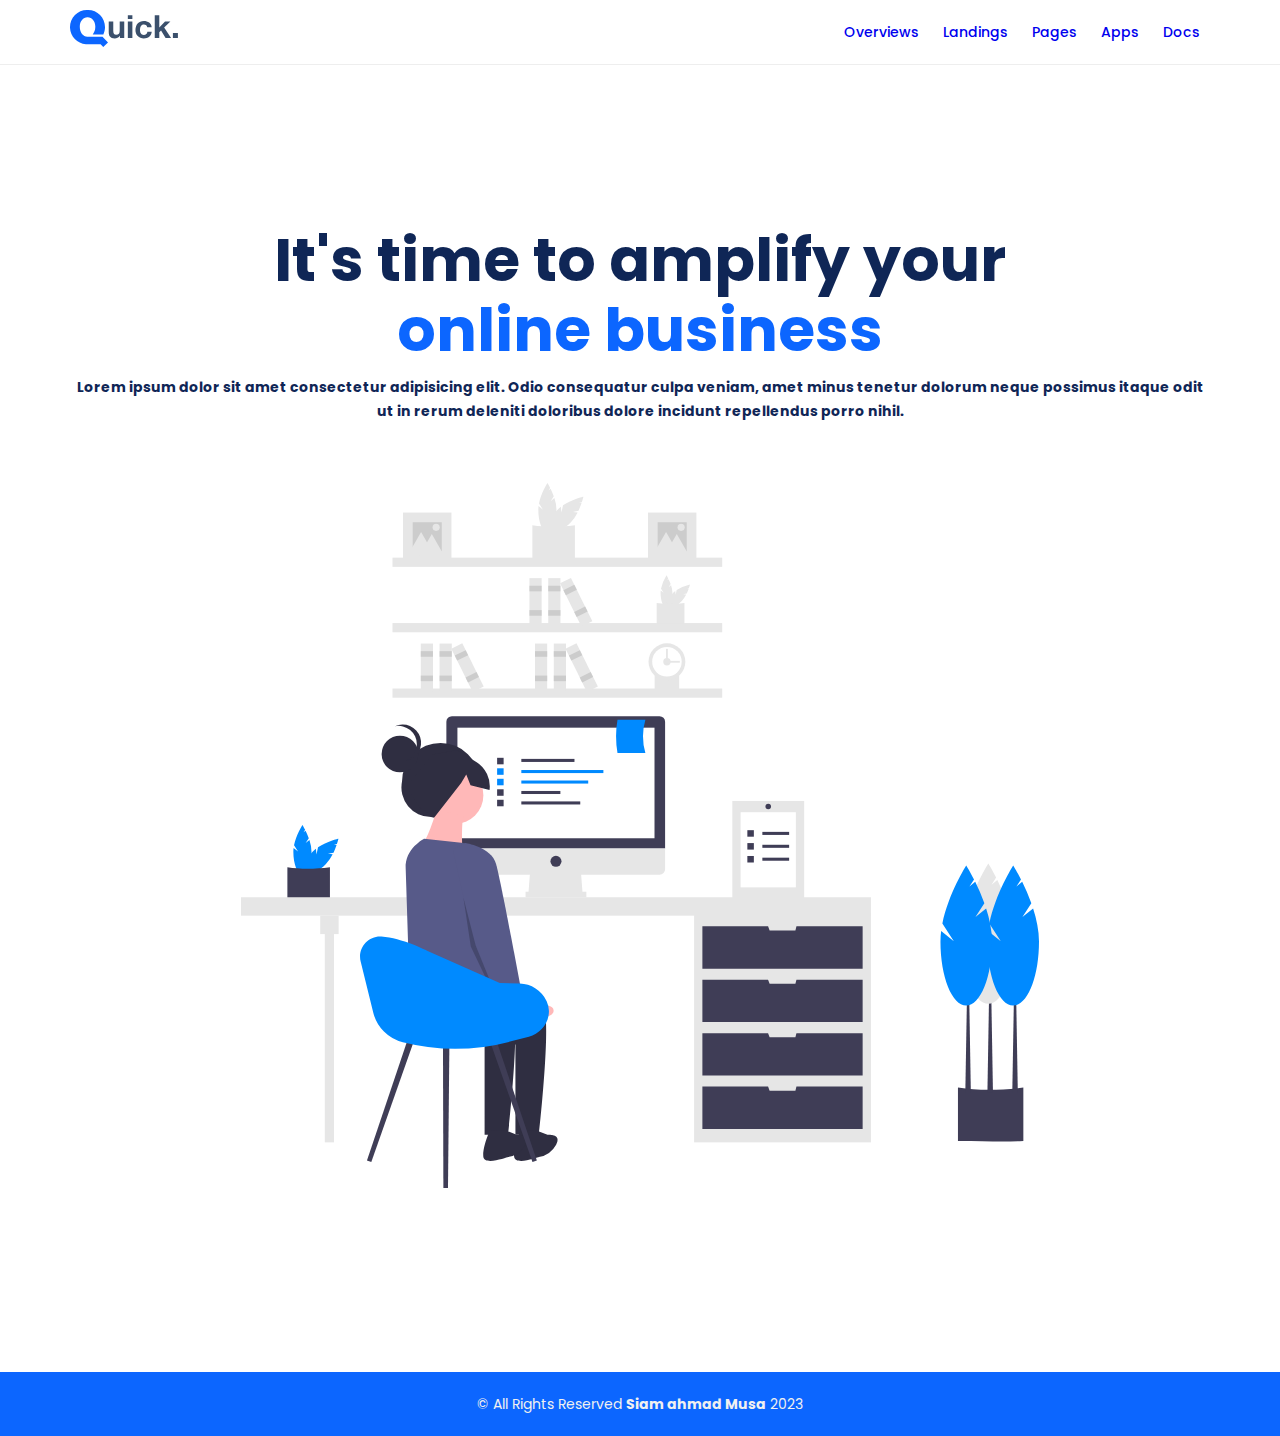
<file: index.html>
<!DOCTYPE html>
<html lang="en">
<head>

    <meta charset="UTF-8">
    <meta http-equiv="X-UA-Compatible" content="IE=edge">
    <meta name="viewport" content="width=device-width, initial-scale=1.0">

    <title>Quick Project | Home</title> 

     <!--assignment-06-->

     <!-- css linking here -->
    <link rel="stylesheet" href="css/style.css">

    <!-- google font linkup here -->
    <link href="https://fonts.googleapis.com/css2?family=Poppins:wght@100;200;300;400;500;600;700;800;900&display=swap" rel="stylesheet">

    <!-- resposive media query css linking here -->
    <link rel="stylesheet" href="css/responsive.css">

</head>
<body>
    <!-- header start -->
    <header class="header">
        <div class="container">
        <div class="row">
        <div class="col-6"> 
            <a href="index.html" class="logo">
                <img src="images/dark.svg" alt=""></a>

        </div>
        <div class="col-6">
            <ul class="nav-menu">
                <li>
                <a href="index.html">Overviews</a>
                </li>
                <li>
                <a href="landings.html">Landings</a>
                </li>
                <li>
                <a href="Pages.html">Pages</a>
                </li>
                <li>
                <a href="apps.html">Apps</a>
                </li>
                <li>
                <a href="docs.html">Docs</a>
                </li>
                </ul>
        </div>
        </div>
        </div>
        </header>
        <!-- header end -->


        <!-- banner start -->
        <section class="banner">
    <div class="container">
        <div class="row">
            <div class="col-12">
<div class="banner"> 
                <h1>It's time to amplify your<br> <span>online business</span> <h1>
                <p>Lorem ipsum dolor sit amet consectetur adipisicing elit. Odio consequatur culpa veniam, amet minus tenetur dolorum neque possimus itaque odit ut in rerum deleniti doloribus dolore incidunt repellendus porro nihil.</p>
            <img src="images/illustration-1.svg" alt="" class="banner-img">
        </div>
        </div>
        </div>
        </div>
    </div>
</section>
 <!--banner end -->


    <!-- footer start -->
    <footer class="footer">
    <div class="container">
    <div class="row">
    <div class="col-12">
    <p>&copy; All Rights Reserved <strong>Siam ahmad Musa</strong> 2023</p> </div>
    </div>
    </div>
    </footer>
    <!-- footer end -->

</body>
</html>
</file>
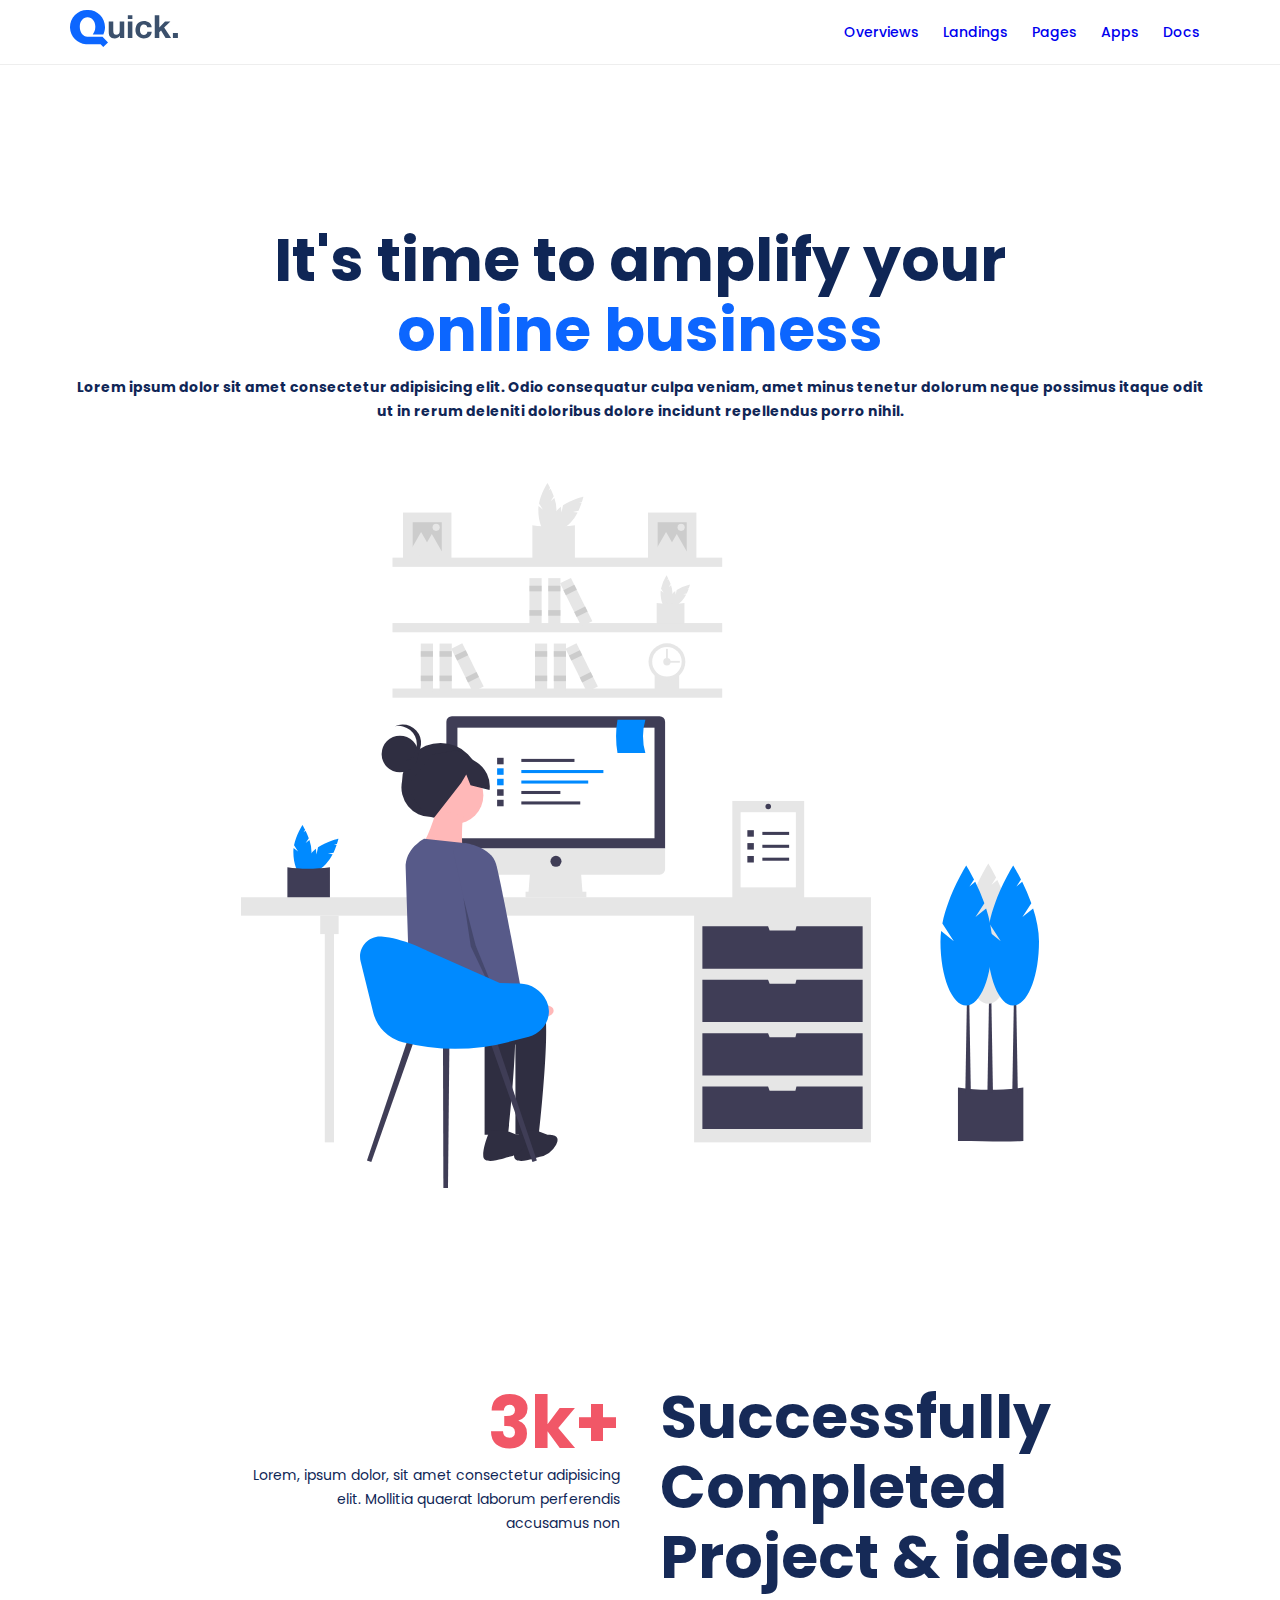
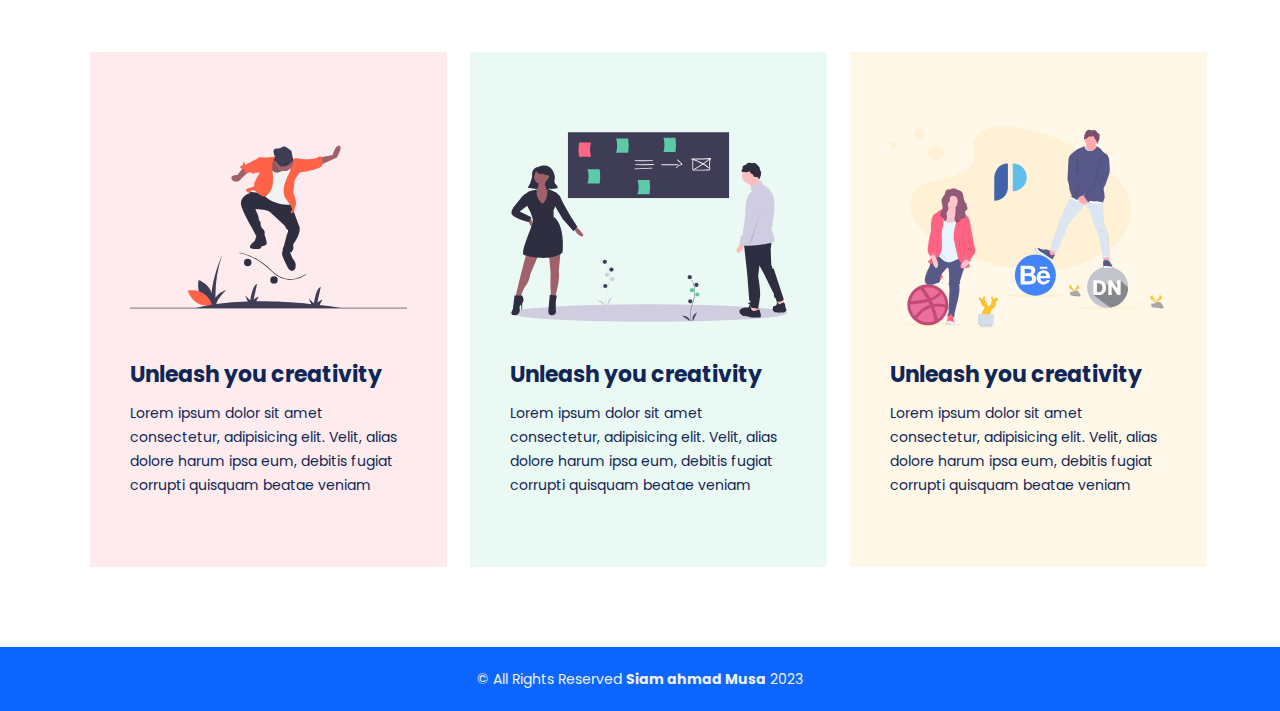
<file: apps.html>
<!DOCTYPE html>
<html lang="en">
<head>
    <meta charset="UTF-8">
    <meta http-equiv="X-UA-Compatible" content="IE=edge">
    <meta name="viewport" content="width=device-width, initial-scale=1.0">
    <title>Quick Project | Home</title> <!--assignment-04-->
    <link rel="stylesheet" href="css/style.css">
    <link href="https://fonts.googleapis.com/css2?family=Poppins:wght@100;200;300;400;500;600;700;800;900&display=swap" rel="stylesheet">
    <!-- resposive media query css linking here -->
    <link rel="stylesheet" href="css/responsive.css">
</head>
<body>
    <!-- header start -->
    <header class="header">
        <div class="container">
        <div class="row">
        <div class="col-6"> 
            <a href="index.html" class="logo">
                <img src="images/dark.svg" alt="">
            </a>
            
        </div>
        <div class="col-6">
            <ul class="nav-menu">
                <li>
                <a href="index.html">Overviews</a>
                </li>
                <li>
                <a href="landings.html">Landings</a>
                </li>
                <li>
                <a href="Pages.html">Pages</a>
                </li>
                <li>
                <a href="apps.html">Apps</a>
                </li>
                <li>
                <a href="docs.html">Docs</a>
                </li>
                </ul>
        </div>
        </div>
        </div>
        </header>
        <!-- header end -->
<!-- banner start -->
<section class="banner">
    <div class="container">
        <div class="row">
            <div class="col-12">
<div class="banner"> 
                <h1>It's time to amplify your<br> <span>online business</span> <h1>
                <p>Lorem ipsum dolor sit amet consectetur adipisicing elit. Odio consequatur culpa veniam, amet minus tenetur dolorum neque possimus itaque odit ut in rerum deleniti doloribus dolore incidunt repellendus porro nihil.</p>
            <img src="images/illustration-1.svg" alt="" class="banner-img">
        </div>
        </div>
        </div>
        </div>
    </div>
</section>
 <!--banner end -->

<!-- Successfully section Start-->
<section class="successfully">
<div class="container">
    <div class="row">
        <div class="col-6">
        <div class="left-text">
            <h1>3k+</h1>
            <p>Lorem, ipsum dolor, sit amet consectetur adipisicing <br> elit. Mollitia quaerat laborum perferendis <br> accusamus non </p>
        </div>
       
        </div>
        <div class="col-6">
        <div class="right-text">
        <h1>Successfully <br> Completed <br> Project & ideas</h1>
        </div>
        </div>
    </div>
</div>
</section>
<!-- Successfully section end-->

<!-- feature section start-->
<section class="feature">
    <div class="container">
        <div class="row">
            <div class="col-4">
            <div class="inner-feature bg1">
                <img src="images/illustration-5.svg" alt="">
                <h4>Unleash you creativity</h4>
                <p>Lorem ipsum dolor sit amet consectetur, adipisicing elit. Velit, alias dolore harum ipsa eum, debitis fugiat corrupti quisquam beatae veniam </p>
            </div>
            </div>
            <div class="col-4">
                <div class="inner-feature bg2">
                    <img src="images/illustration-6.svg" alt="">
                    <h4>Unleash you creativity</h4>
                    <p>Lorem ipsum dolor sit amet consectetur, adipisicing elit. Velit, alias dolore harum ipsa eum, debitis fugiat corrupti quisquam beatae veniam </p>
                </div>
            </div>
            <div class="col-4">
                <div class="inner-feature bg3">
                    <img src="images/illustration-7.svg" alt="">
                    <h4>Unleash you creativity</h4>
                    <p>Lorem ipsum dolor sit amet consectetur, adipisicing elit. Velit, alias dolore harum ipsa eum, debitis fugiat corrupti quisquam beatae veniam </p>
                </div>
            </div>
        </div>
    </div>
</section>
<!-- feature section end-->

<!-- footer start -->
<footer class="footer">
    <div class="container">
    <div class="row">
    <div class="col-12">
    <p>&copy; All Rights Reserved <strong>Siam ahmad Musa</strong> 2023</p> </div>
    </div>
    </div>
    </footer>
    <!-- footer end -->






</body>
</html>
</file>
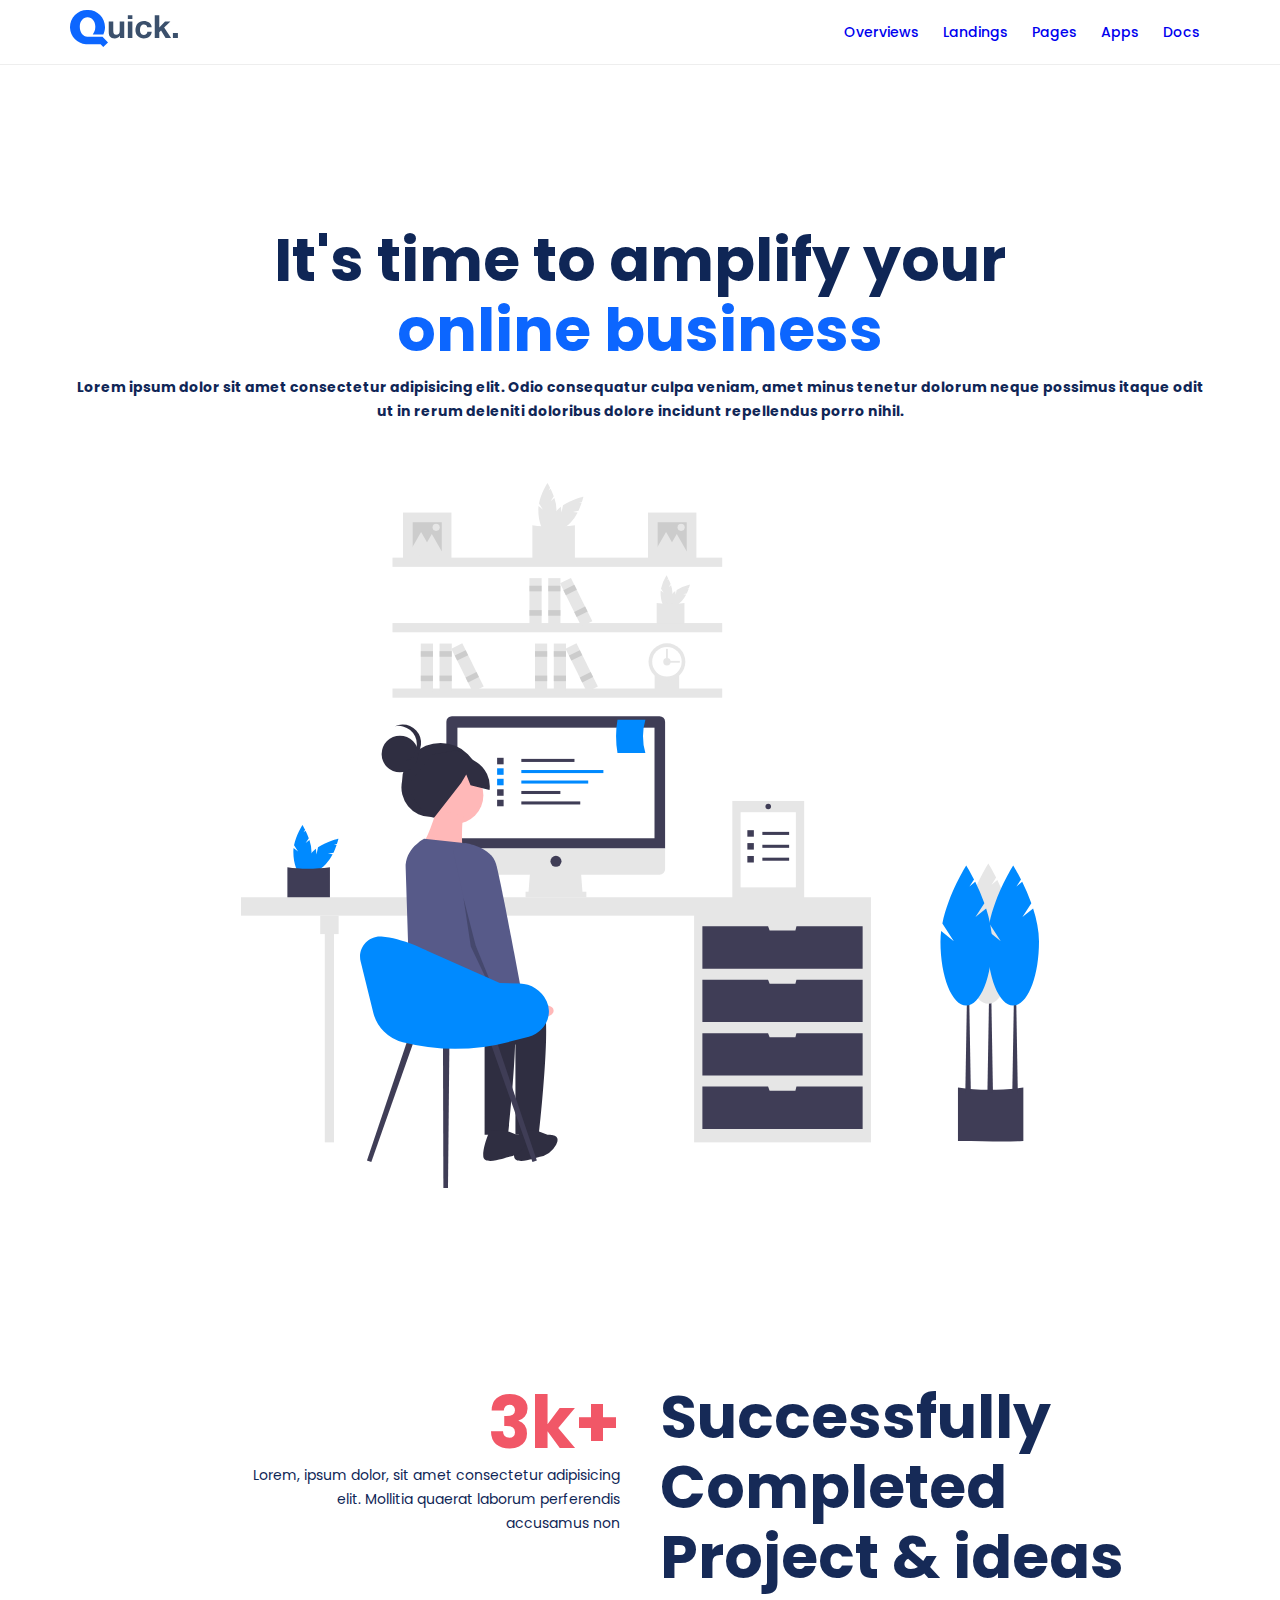
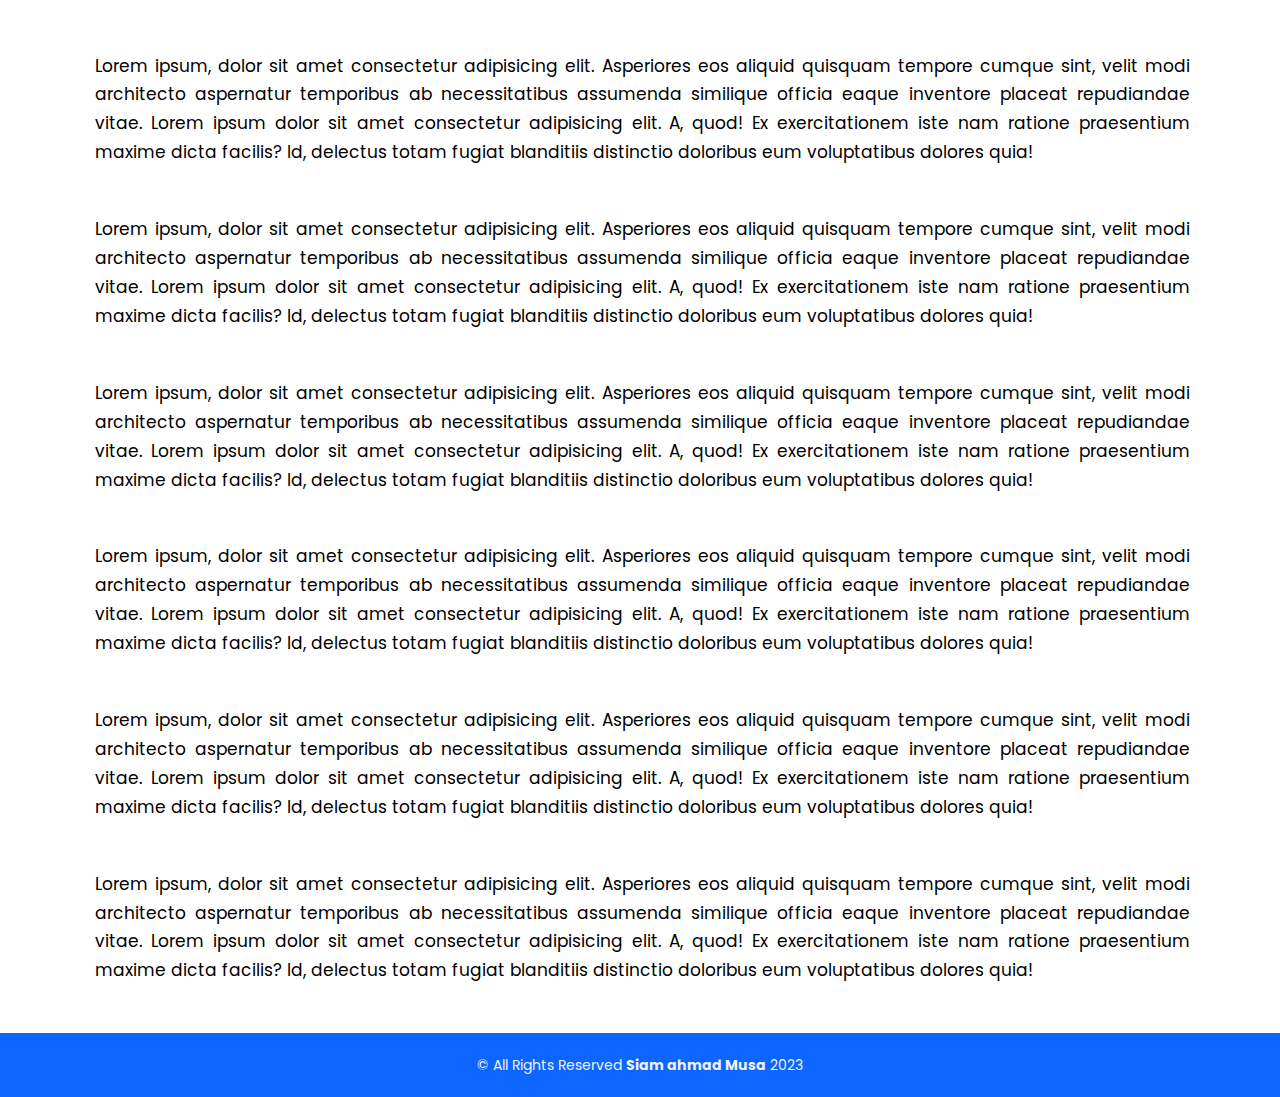
<file: docs.html>
<!DOCTYPE html>
<html lang="en">
<head>
    <meta charset="UTF-8">
    <meta http-equiv="X-UA-Compatible" content="IE=edge">
    <meta name="viewport" content="width=device-width, initial-scale=1.0">
    <title>Quick Project | Home</title> <!--assignment-04-->
    <link rel="stylesheet" href="css/style.css">
    <link href="https://fonts.googleapis.com/css2?family=Poppins:wght@100;200;300;400;500;600;700;800;900&display=swap" rel="stylesheet">
    <!-- resposive media query css linking here -->
    <link rel="stylesheet" href="css/responsive.css">
</head>
<body>
    <!-- header start -->
    <header class="header">
        <div class="container">
        <div class="row">
        <div class="col-6"> 
            <a href="index.html" class="logo">
                <img src="images/dark.svg" alt="">
            </a>
            
        </div>
        <div class="col-6">
            <ul class="nav-menu">
                <li>
                <a href="index.html">Overviews</a>
                </li>
                <li>
                <a href="landings.html">Landings</a>
                </li>
                <li>
                <a href="Pages.html">Pages</a>
                </li>
                <li>
                <a href="apps.html">Apps</a>
                </li>
                <li>
                <a href="docs.html">Docs</a>
                </li>
                </ul>
        </div>
        </div>
        </div>
        </header>
        <!-- header end -->
<!-- banner start -->
<section class="banner">
    <div class="container">
        <div class="row">
            <div class="col-12">
<div class="banner"> 
                <h1>It's time to amplify your<br> <span>online business</span> <h1>
                <p>Lorem ipsum dolor sit amet consectetur adipisicing elit. Odio consequatur culpa veniam, amet minus tenetur dolorum neque possimus itaque odit ut in rerum deleniti doloribus dolore incidunt repellendus porro nihil.</p>
            <img src="images/illustration-1.svg" alt="" class="banner-img">
        </div>
        </div>
        </div>
        </div>
    </div>
</section>
 <!--banner end -->

<!-- Successfully section Start-->
<section class="successfully">
<div class="container">
    <div class="row">
        <div class="col-6">
        <div class="left-text">
            <h1>3k+</h1>
            <p>Lorem, ipsum dolor, sit amet consectetur adipisicing <br> elit. Mollitia quaerat laborum perferendis <br> accusamus non </p>
        </div>
       
        </div>
        <div class="col-6">
        <div class="right-text">
        <h1>Successfully <br> Completed <br> Project & ideas</h1>
        </div>
        </div>
    </div>
</div>
</section>
<!-- Successfully section end-->


<!-- fee text start -->
<section class="landing">
    <div class="container">
        <div class="col-12">
            <p>Lorem ipsum, dolor sit amet consectetur adipisicing elit. Asperiores eos aliquid quisquam tempore cumque sint, velit modi architecto aspernatur temporibus ab necessitatibus assumenda similique officia eaque inventore placeat repudiandae vitae. Lorem ipsum dolor sit amet consectetur adipisicing elit. A, quod! Ex exercitationem iste nam ratione praesentium maxime dicta facilis? Id, delectus totam fugiat blanditiis distinctio doloribus eum voluptatibus dolores quia!</p>&nbsp; <br> <br>
            <p>Lorem ipsum, dolor sit amet consectetur adipisicing elit. Asperiores eos aliquid quisquam tempore cumque sint, velit modi architecto aspernatur temporibus ab necessitatibus assumenda similique officia eaque inventore placeat repudiandae vitae. Lorem ipsum dolor sit amet consectetur adipisicing elit. A, quod! Ex exercitationem iste nam ratione praesentium maxime dicta facilis? Id, delectus totam fugiat blanditiis distinctio doloribus eum voluptatibus dolores quia!</p>&nbsp; <br> <br>
            <p>Lorem ipsum, dolor sit amet consectetur adipisicing elit. Asperiores eos aliquid quisquam tempore cumque sint, velit modi architecto aspernatur temporibus ab necessitatibus assumenda similique officia eaque inventore placeat repudiandae vitae. Lorem ipsum dolor sit amet consectetur adipisicing elit. A, quod! Ex exercitationem iste nam ratione praesentium maxime dicta facilis? Id, delectus totam fugiat blanditiis distinctio doloribus eum voluptatibus dolores quia!</p>&nbsp; <br> <br>
            <p>Lorem ipsum, dolor sit amet consectetur adipisicing elit. Asperiores eos aliquid quisquam tempore cumque sint, velit modi architecto aspernatur temporibus ab necessitatibus assumenda similique officia eaque inventore placeat repudiandae vitae. Lorem ipsum dolor sit amet consectetur adipisicing elit. A, quod! Ex exercitationem iste nam ratione praesentium maxime dicta facilis? Id, delectus totam fugiat blanditiis distinctio doloribus eum voluptatibus dolores quia!</p>&nbsp; <br> <br>
            <p>Lorem ipsum, dolor sit amet consectetur adipisicing elit. Asperiores eos aliquid quisquam tempore cumque sint, velit modi architecto aspernatur temporibus ab necessitatibus assumenda similique officia eaque inventore placeat repudiandae vitae. Lorem ipsum dolor sit amet consectetur adipisicing elit. A, quod! Ex exercitationem iste nam ratione praesentium maxime dicta facilis? Id, delectus totam fugiat blanditiis distinctio doloribus eum voluptatibus dolores quia!</p>&nbsp; <br> <br>
            <p>Lorem ipsum, dolor sit amet consectetur adipisicing elit. Asperiores eos aliquid quisquam tempore cumque sint, velit modi architecto aspernatur temporibus ab necessitatibus assumenda similique officia eaque inventore placeat repudiandae vitae. Lorem ipsum dolor sit amet consectetur adipisicing elit. A, quod! Ex exercitationem iste nam ratione praesentium maxime dicta facilis? Id, delectus totam fugiat blanditiis distinctio doloribus eum voluptatibus dolores quia!</p>&nbsp; <br> <br>
        </div>
    </div>
 </section>
<!-- fee text end -->


<!-- footer start -->
<footer class="footer">
    <div class="container">
    <div class="row">
    <div class="col-12">
    <p>&copy; All Rights Reserved <strong>Siam ahmad Musa</strong> 2023</p> </div>
    </div>
    </div>
    </footer>
    <!-- footer end -->






</body>
</html>
</file>
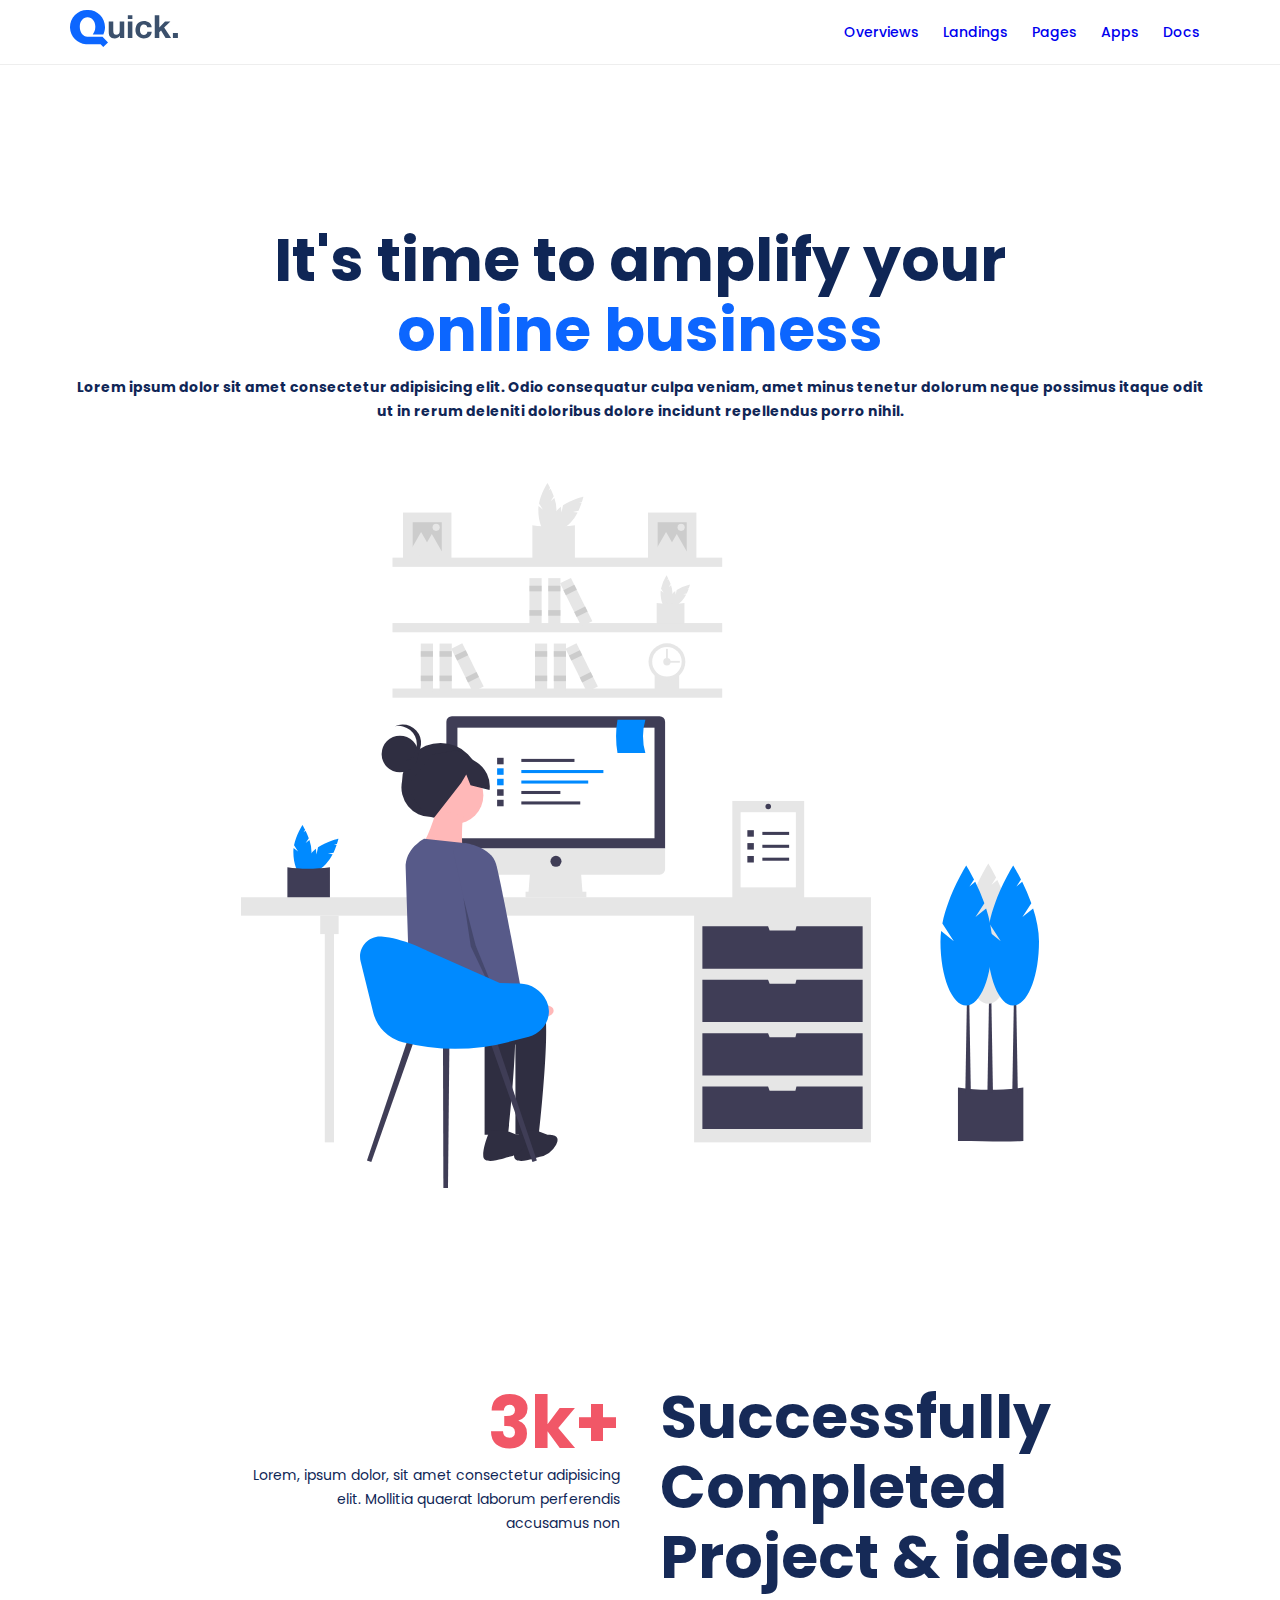
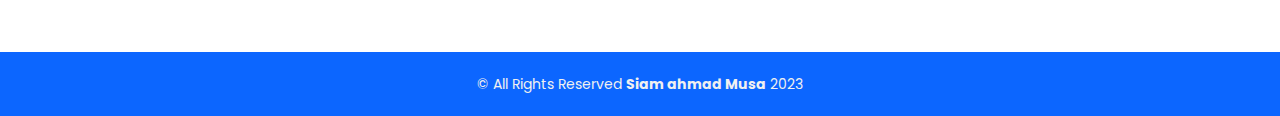
<file: landings.html>
<!DOCTYPE html>
<html lang="en">
<head>
    <meta charset="UTF-8">
    <meta http-equiv="X-UA-Compatible" content="IE=edge">
    <meta name="viewport" content="width=device-width, initial-scale=1.0">
    <title>Quick Project | Landings </title>
    <link rel="stylesheet" href="css/style.css">
    <link href="https://fonts.googleapis.com/css2?family=Poppins:wght@100;200;300;400;500;600;700;800;900&display=swap" rel="stylesheet">
    <!-- resposive media query css linking here -->
    <link rel="stylesheet" href="css/responsive.css">
</head>
<body>
      <!-- header start -->
      <header class="header">
        <div class="container">
        <div class="row">
        <div class="col-6"> 
            <a href="index.html" class="logo">
                <img src="images/dark.svg" alt="">
            </a>
            
        </div>
        <div class="col-6">
            <ul class="nav-menu">
                <li>
                    <a href="index.html">Overviews</a>
                    </li>
                    <li>
                    <a href="landings.html">Landings</a>
                    </li>
                    <li>
                    <a href="Pages.html">Pages</a>
                    </li>
                    <li>
                    <a href="apps.html">Apps</a>
                    </li>
                    <li>
                    <a href="docs.html">Docs</a>
                    </li>
                </ul>
        </div>
        </div>
        </div>
        </header>
        <!-- header end -->
<!-- banner start -->
<section class="banner">
    <div class="container">
        <div class="row">
            <div class="col-12">
<div class="banner"> 
                <h1>It's time to amplify your<br> <span>online business</span> <h1>
                <p>Lorem ipsum dolor sit amet consectetur adipisicing elit. Odio consequatur culpa veniam, amet minus tenetur dolorum neque possimus itaque odit ut in rerum deleniti doloribus dolore incidunt repellendus porro nihil.</p>
            <img src="images/illustration-1.svg" alt="" class="banner-img">
        </div>
        </div>
        </div>
        </div>
    </div>
</section>
 <!--banner end -->

<!-- Successfully section Start-->
<section class="successfully">
<div class="container">
    <div class="row">
        <div class="col-6">
        <div class="left-text">
            <h1>3k+</h1>
            <p>Lorem, ipsum dolor, sit amet consectetur adipisicing <br> elit. Mollitia quaerat laborum perferendis <br> accusamus non </p>
        </div>
       
        </div>
        <div class="col-6">
        <div class="right-text">
        <h1>Successfully <br> Completed <br> Project & ideas</h1>
        </div>
        </div>
    </div>
</div>
</section>
<!-- Successfully section end-->
 
<!-- footer start -->
<footer class="footer">
    <div class="container">
    <div class="row">
    <div class="col-12">
    <p>&copy; All Rights Reserved <strong>Siam ahmad Musa</strong> 2023</p> </div>
    </div>
    </div>
    </footer>
    <!-- footer end -->

</body>
</html>
</file>
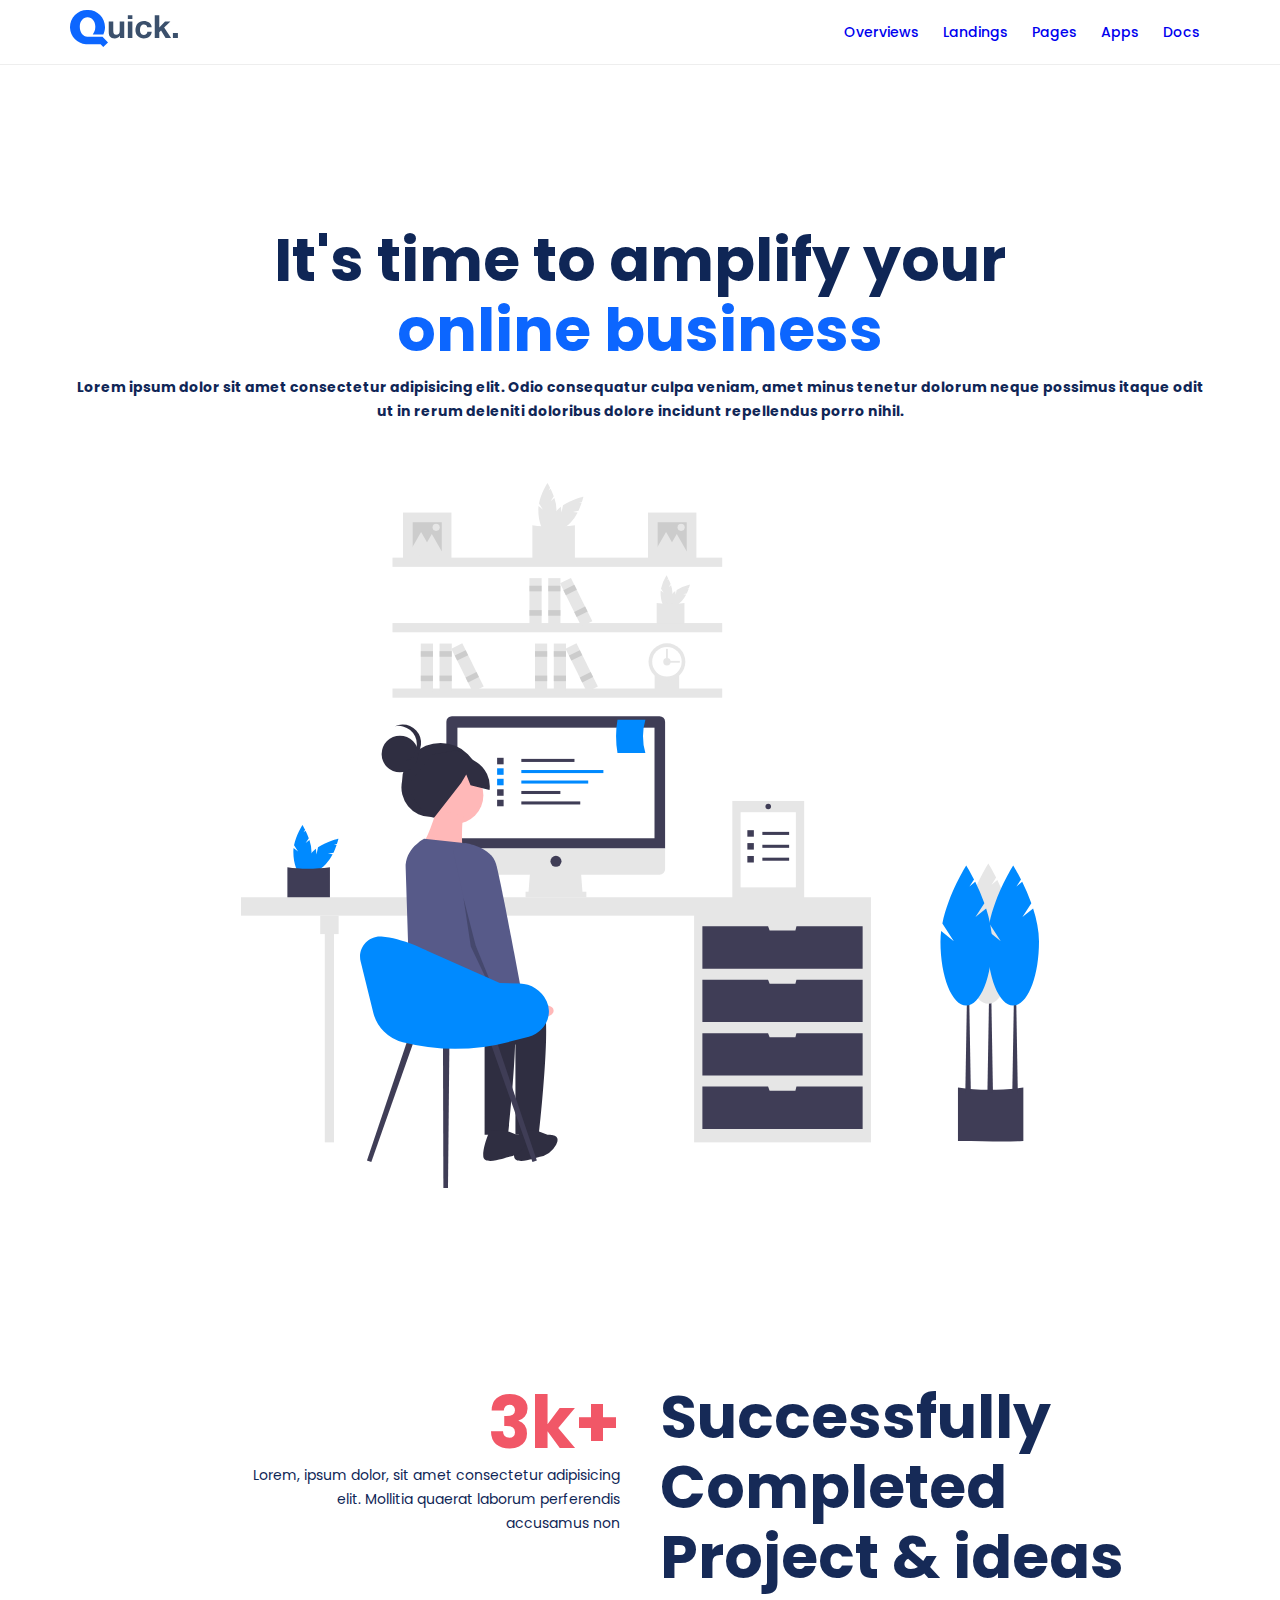
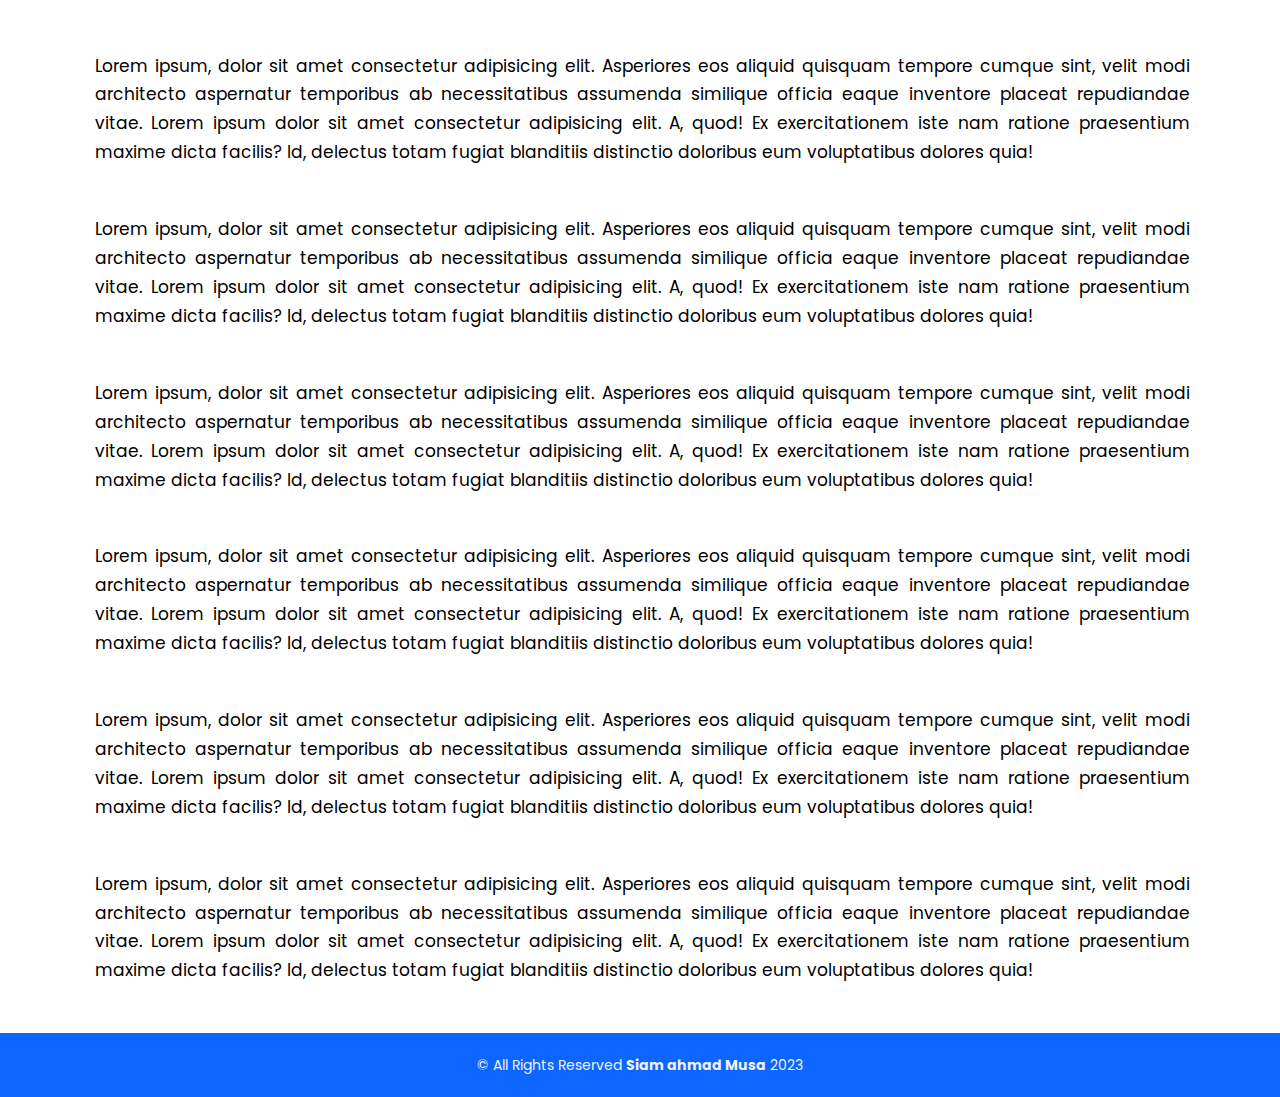
<file: Pages.html>
<!DOCTYPE html>
<html lang="en">
<head>
    <meta charset="UTF-8">
    <meta http-equiv="X-UA-Compatible" content="IE=edge">
    <meta name="viewport" content="width=device-width, initial-scale=1.0">
    <title>Quick Project | Pages </title>
    <link rel="stylesheet" href="css/style.css">
    <link href="https://fonts.googleapis.com/css2?family=Poppins:wght@100;200;300;400;500;600;700;800;900&display=swap" rel="stylesheet">
    <!-- resposive media query css linking here -->
    <link rel="stylesheet" href="css/responsive.css">
</head>
<body>
     <!-- header start -->
     <header class="header">
        <div class="container">
        <div class="row">
        <div class="col-6"> 
            <a href="index.html" class="logo">
                <img src="images/dark.svg" alt="">
            </a>
            
        </div>
        <div class="col-6">
            <ul class="nav-menu">
                <li>
                    <a href="index.html">Overviews</a>
                    </li>
                    <li>
                    <a href="landings.html">Landings</a>
                    </li>
                    <li>
                    <a href="Pages.html">Pages</a>
                    </li>
                    <li>
                    <a href="apps.html">Apps</a>
                    </li>
                    <li>
                    <a href="docs.html">Docs</a>
                    </li>
                </ul>
        </div>
        </div>
        </div>
        </header>
        <!-- header end -->
<!-- banner start -->
<section class="banner">
    <div class="container">
        <div class="row">
            <div class="col-12">
<div class="banner"> 
                <h1>It's time to amplify your<br> <span>online business</span> <h1>
                <p>Lorem ipsum dolor sit amet consectetur adipisicing elit. Odio consequatur culpa veniam, amet minus tenetur dolorum neque possimus itaque odit ut in rerum deleniti doloribus dolore incidunt repellendus porro nihil.</p>
            <img src="images/illustration-1.svg" alt="" class="banner-img">
        </div>
        </div>
        </div>
        </div>
    </div>
</section>
 <!--banner end -->

<!-- Successfully section Start-->
<section class="successfully">
<div class="container">
    <div class="row">
        <div class="col-6">
        <div class="left-text">
            <h1>3k+</h1>
            <p>Lorem, ipsum dolor, sit amet consectetur adipisicing <br> elit. Mollitia quaerat laborum perferendis <br> accusamus non </p>
        </div>
       
        </div>
        <div class="col-6">
        <div class="right-text">
        <h1>Successfully <br> Completed <br> Project & ideas</h1>
        </div>
        </div>
    </div>
</div>
</section>
<!-- Successfully section end-->


<!-- fee text start -->
<section class="landing">
    <div class="container">
        <div class="col-12">
            <p>Lorem ipsum, dolor sit amet consectetur adipisicing elit. Asperiores eos aliquid quisquam tempore cumque sint, velit modi architecto aspernatur temporibus ab necessitatibus assumenda similique officia eaque inventore placeat repudiandae vitae. Lorem ipsum dolor sit amet consectetur adipisicing elit. A, quod! Ex exercitationem iste nam ratione praesentium maxime dicta facilis? Id, delectus totam fugiat blanditiis distinctio doloribus eum voluptatibus dolores quia!</p> &nbsp; <br> <br>
            <p>Lorem ipsum, dolor sit amet consectetur adipisicing elit. Asperiores eos aliquid quisquam tempore cumque sint, velit modi architecto aspernatur temporibus ab necessitatibus assumenda similique officia eaque inventore placeat repudiandae vitae. Lorem ipsum dolor sit amet consectetur adipisicing elit. A, quod! Ex exercitationem iste nam ratione praesentium maxime dicta facilis? Id, delectus totam fugiat blanditiis distinctio doloribus eum voluptatibus dolores quia!</p> &nbsp; <br> <br>
            <p>Lorem ipsum, dolor sit amet consectetur adipisicing elit. Asperiores eos aliquid quisquam tempore cumque sint, velit modi architecto aspernatur temporibus ab necessitatibus assumenda similique officia eaque inventore placeat repudiandae vitae. Lorem ipsum dolor sit amet consectetur adipisicing elit. A, quod! Ex exercitationem iste nam ratione praesentium maxime dicta facilis? Id, delectus totam fugiat blanditiis distinctio doloribus eum voluptatibus dolores quia!</p>&nbsp; <br> <br>
            <p>Lorem ipsum, dolor sit amet consectetur adipisicing elit. Asperiores eos aliquid quisquam tempore cumque sint, velit modi architecto aspernatur temporibus ab necessitatibus assumenda similique officia eaque inventore placeat repudiandae vitae. Lorem ipsum dolor sit amet consectetur adipisicing elit. A, quod! Ex exercitationem iste nam ratione praesentium maxime dicta facilis? Id, delectus totam fugiat blanditiis distinctio doloribus eum voluptatibus dolores quia!</p>&nbsp; <br> <br>
            <p>Lorem ipsum, dolor sit amet consectetur adipisicing elit. Asperiores eos aliquid quisquam tempore cumque sint, velit modi architecto aspernatur temporibus ab necessitatibus assumenda similique officia eaque inventore placeat repudiandae vitae. Lorem ipsum dolor sit amet consectetur adipisicing elit. A, quod! Ex exercitationem iste nam ratione praesentium maxime dicta facilis? Id, delectus totam fugiat blanditiis distinctio doloribus eum voluptatibus dolores quia!</p>&nbsp; <br> <br>
            <p>Lorem ipsum, dolor sit amet consectetur adipisicing elit. Asperiores eos aliquid quisquam tempore cumque sint, velit modi architecto aspernatur temporibus ab necessitatibus assumenda similique officia eaque inventore placeat repudiandae vitae. Lorem ipsum dolor sit amet consectetur adipisicing elit. A, quod! Ex exercitationem iste nam ratione praesentium maxime dicta facilis? Id, delectus totam fugiat blanditiis distinctio doloribus eum voluptatibus dolores quia!</p>&nbsp; <br> <br>
        </div>
    </div>
 </section>
<!-- fee text end -->

<!-- footer start -->
<footer class="footer">
    <div class="container">
    <div class="row">
    <div class="col-12">
    <p>&copy; All Rights Reserved <strong>Siam ahmad Musa</strong> 2023</p> </div>
    </div>
    </div>
    </footer>
    <!-- footer end -->


</body>
</html>
</file>
<file: css/style.css>
*{
    padding: 0px; 
    margin: 0px;
}
body {
    font-family: 'poppins', sans-serif; 
    font-size: 14px; 
    Line-height: 24px;
}
h1,h2, h3, h4, h5, h6{ 
    font-family: 'poppins', sans-serif;
}
a{
    text-decoration: none;
}
a:hover{
    text-decoration: none;

}
/* global css code start*/
.container{
    width: 1140px;
    margin: 0px auto;
}
.row{
    width: 100%;
    float: left;
}
.col-4{
    width: 33.33%;
    float: left;
}
.col-6{
    width: 50%;
    float: left;
}
.col-12{
    width: 100%;
    float: left;
}
/* global css code end*/
    .banner p{
margin:0px 30px ;
    }

.header{
    width: 100%;
    padding: 10px 0px;
    float: left;
    border-bottom: 1px solid #eee;
}
.nav-menu{
    width: 100%;
    float: left;
    text-align: right;
}
.nav-menu li{
    list-style: none;
    display: inline-block;
}
.nav-menu li a{
    display: block;
    font-size: 14px;
    font-weight: 500;
    text-transform: capitalize;
    margin: 10px 10px 0px;
}

.banner{
    width: 100%;
    float: left;
    padding: 80px 0px;
    text-align: center;
}
.banner h1{
    font-size: 60px;
    font-weight: 700;
    Line-height: 70px; 
    color: #0F2656;
    margin: 0px 0px 10px;
    } 
.banner h1 span{ color: #0C66FF;
    }
.banner p{
    font-size: 14px;
    Line-height: 24px;
    color: #0F2656;
    margin: 10px 0px 60px;
    } 
.banner img{
    width: 70%;
    }
.successfully{
        width: 100%;
        float: left;
        padding: 10px 0px 60px;
    }
.left-text{
    width: 100%;
    float: left;
    text-align: end;
}
.left-text h1{
    font-size: 72px;
    font-weight: 700;
    line-height: 81px;
    color: #F15767;
    margin: 0px 20px 0px 0px;
}
.left-text p{
    font-size: 14px;
    Line-height: 24px;
    color: #0F2656;
    margin: 0px 20px 0px 0px;
}

.right-text{
    width: 100%;
    float: left;
}
.right-text h1{
    font-size: 60px;
    font-weight: 700;
    Line-height: 70px; 
    color: #162A57;
    margin: 0px 0px 0px 20px;
}

.feature{
    width: 100%;
    float: left;
    margin: 0px 0px 80px;
}

.inner-feature{
    padding: 60px 40px;
    width: 73%;
    margin: 0px 20px;
    float: left;
}
.inner-feature img{
    width: 100%;
    height: 230px;
    margin: 0px 0px 10px;

}

.inner-feature h4{
    font-size: 22px;
    Line-height: 32px;
    color: #0F2656;
    margin: 0px 0px 10px;
}

.inner-feature p{
    font-size: 14px;
    Line-height: 24px;
    color: #0F2656;
    margin: 0px 0px 10px;
}
.bg1{
    background: #FDEBED;
    }
.bg2{
    background: #EBF9F4;
    } 
.bg3{
    background: #FFF7E8;
}
.footer{
    width: 100%;
    float: left;
    padding: 20px 0px;
    background: #0C66FF;
    text-align: center;
}

.footer p{
    font-size: 14px;
Line-height: 24px;
color: #f0f0f0;
}
.footer p strong{
    font-weight: 600px;
}


/* landing page css start */
.landing{
    width: 100%;
    padding: 80px 0px;
}

.landing p{
    font-size: 14px;
    line-height: 1.7em;
    margin: 0px 0px 25px;
}

/* landing page css end */


/* pages page css start */
.page{
    width: 100%;
    padding: 80px 0px;
    
}

.landing p{
    font-size: 17px;
    line-height: 1.7em;
    margin: 0px 20px 0px 25px;
    text-align: justify;
}

/* pages page css end */

/* Apps page css start */
.apps{
    width: 100%;
    padding: 80px 0px;
    margin: 10px auto;
}

.apps p{
    font-size: 17px;
    line-height: 1.7em;
    margin: 0px 20px 0px 25px;
    text-align: justify;
}
/* Apps page css end */
/* Apps page css start */
.docs{
    width: 100%;
    padding: 80px 0px;
    margin: 10px auto;
}

.docs p{
    font-size: 17px;
    line-height: 1.7em;
    margin: 0px 20px 0px 25px;
    text-align: justify;
}
/* Apps page css end */
</file>
<file: css/responsive.css>
/* 
  ##Device = Most of the Galaxy Fold Smartphones  (Portrait)
  ##Screen = B/w 279px to 319px
*/

@media (min-width: 279px) and (max-width: 319px) {

    /* CSS */
    /* here we will reduce font size */
    .container {
        width: 100%;
        margin: 0px auto;
}
.col-6 {
    width: 100%;
    float: left;
}
.col-4 {
            width: 100%;
            float: left;
        }
.header .logo{
    display: block;
    text-align: center;  /* display:block; because anchor tag is inline element */

}

.nav-menu{
    text-align: center;
}

.nav-menu li a{
    font-size: 10px;/*here 12-2=10px will increase*/
    margin: 10px 5px 0px;
}

.banner{
    padding: 40px 0px;
}

.banner h1{
    font-size: 26px;/*here 28-2=26px will increase*/
    line-height: 1.2em;
}

.banner p{
    font-size: 10px;/*here 10-2=10px will increase*/
    line-height: 1.7em;
}

.banner img{
    width:80%;
}

.successfully{
    width:100%;
    padding: 10px 0px 30px;
}

.left-text{
    text-align: left;
}
.left-text h1{
    font-size: 28px;/*here 28-2=26px will increase*/
    line-height: 1.2em;
    margin: 0px 0px 0px 20px;
}

.left-text p{
    font-size: 10px;/*here 10-2=10px will increase*/
    line-height: 1.7em;
    margin: 0px 0px 0px 20px;
}
.right-text h1{
    font-size: 26px;/*here 26-2=26px will increase*/
    line-height: 1.2em;
}

.inner-feature{
    width: 60%;
    margin: 0px 15px 15px;

}
.feature{
    padding: 0px 0px 10px;
}
    /* CSS */
}

/* 
  ##Device = Most of the Smartphones Mobiles (Portrait)
  ##Screen = B/w 320px to 479px
*/

@media (min-width: 320px) and (max-width: 480px) {

    /* CSS */
.container {
        width: 100%;
        margin: 0px auto;
}
.col-6 {
    width: 100%;
    float: left;
}
.col-4 {
            width: 100%;
            float: left;
        }
.header .logo{
    display: block;
    text-align: center;  /* display:block; because anchor tag is inline element */

}

.nav-menu{
    text-align: center;
}

.nav-menu li a{
    font-size: 12px;
}

.banner{
    padding: 40px 0px;
}

.banner h1{
    font-size: 28px;
    line-height: 1.2em;
}

.banner p{
    font-size: 12px;
    line-height: 1.7em;
}

.banner img{
    width:80%;
}

.successfully{
    width:100%;
    padding: 10px 0px 30px;
}

.left-text{
    text-align: left;
}
.left-text h1{
    font-size: 28px;
    line-height: 1.2em;
    margin: 0px 0px 0px 20px;
}

.left-text p{
    font-size: 12px;
    line-height: 1.7em;
    margin: 0px 0px 0px 20px;
}
.right-text h1{
    font-size: 28px;
    line-height: 1.2em;
}

.inner-feature{
    margin: 0px 15px 15px;
}
.feature{
    padding: 0px 0px 10px;
}
/* this code for mobile devices only */
}
    /* CSS */

/* we start code at first form 320px to 480px */

/* 
  
  ##Device = Low Resolution Tablets, Mobiles (Landscape)
  ##Screen = B/w 481px to 767px
*/

@media (min-width: 481px) and (max-width: 767px) {

    /* CSS */
    .container {
        width: 100%;
        margin: 0px auto;
}
.col-6 {
    width: 100%;
    float: left;
}
.col-4 {
            width: 100%;
            float: left;
        }
.header .logo{
    display: block;
    text-align: center;  /* display:block; because anchor tag is inline element */

}

.nav-menu{
    text-align: center;
}

.nav-menu li a{
    font-size: 13px; /*here 12+1=13px will increase*/
}

.banner{
    padding: 50px 0px;/*here 40px to 10px will increase*/
}

.banner h1{
    font-size: 30px;/*here 28px to 30px will increase*/
    line-height: 1.2em;
}

.banner p{
    font-size: 13px;/*here 12px to 13px will increase*/
    line-height: 1.7em;
}

.banner img{
    width:80%;
}

.successfully{
    width:100%;
    padding: 10px 0px 40px;/*here 30px to 40px will increase*/
}

.left-text{
    text-align: left;
}
.left-text h1{
    font-size: 30px;/*here 28px to 30px will increase*/
    line-height: 1.2em;
    margin: 0px 0px 0px 20px;
}

.left-text p{
    font-size: 13px;/*here 12px to 13px will increase*/
    line-height: 1.7em;
    margin: 0px 0px 0px 20px;
}
.right-text h1{
    font-size: 30px;/*here 28px to 30px will increase*/
    line-height: 1.2em;
}

.inner-feature{
    margin: 0px 15px 15px;
}
.feature{
    padding: 0px 0px 10px;
}
    /* CSS */
}


/* 
  ##Device = Tablets, Ipads, Notebook (portrait)
  ##Screen = B/w 768px to 1024px
*/

@media (min-width: 768px) and (max-width: 1024px) {

    /* CSS */
    .container {
        width: 90%;
        margin: 0px auto; 
    }

    .nav-menu li a{
        display: block;
    font-size: 12px;
    font-weight: 500;
    text-transform: capitalize;
    margin: 10px 10px 0px;
    }

    .right-text h1 {
        font-size: 50px;
        font-weight: 700;
        Line-height: 70px;
        color: #162A57;
        margin: 0px 0px 0px 20px;
    }

    .col-4{
        width: 100%;
        float: left;
    }
    }

    /* CSS */
</file>
